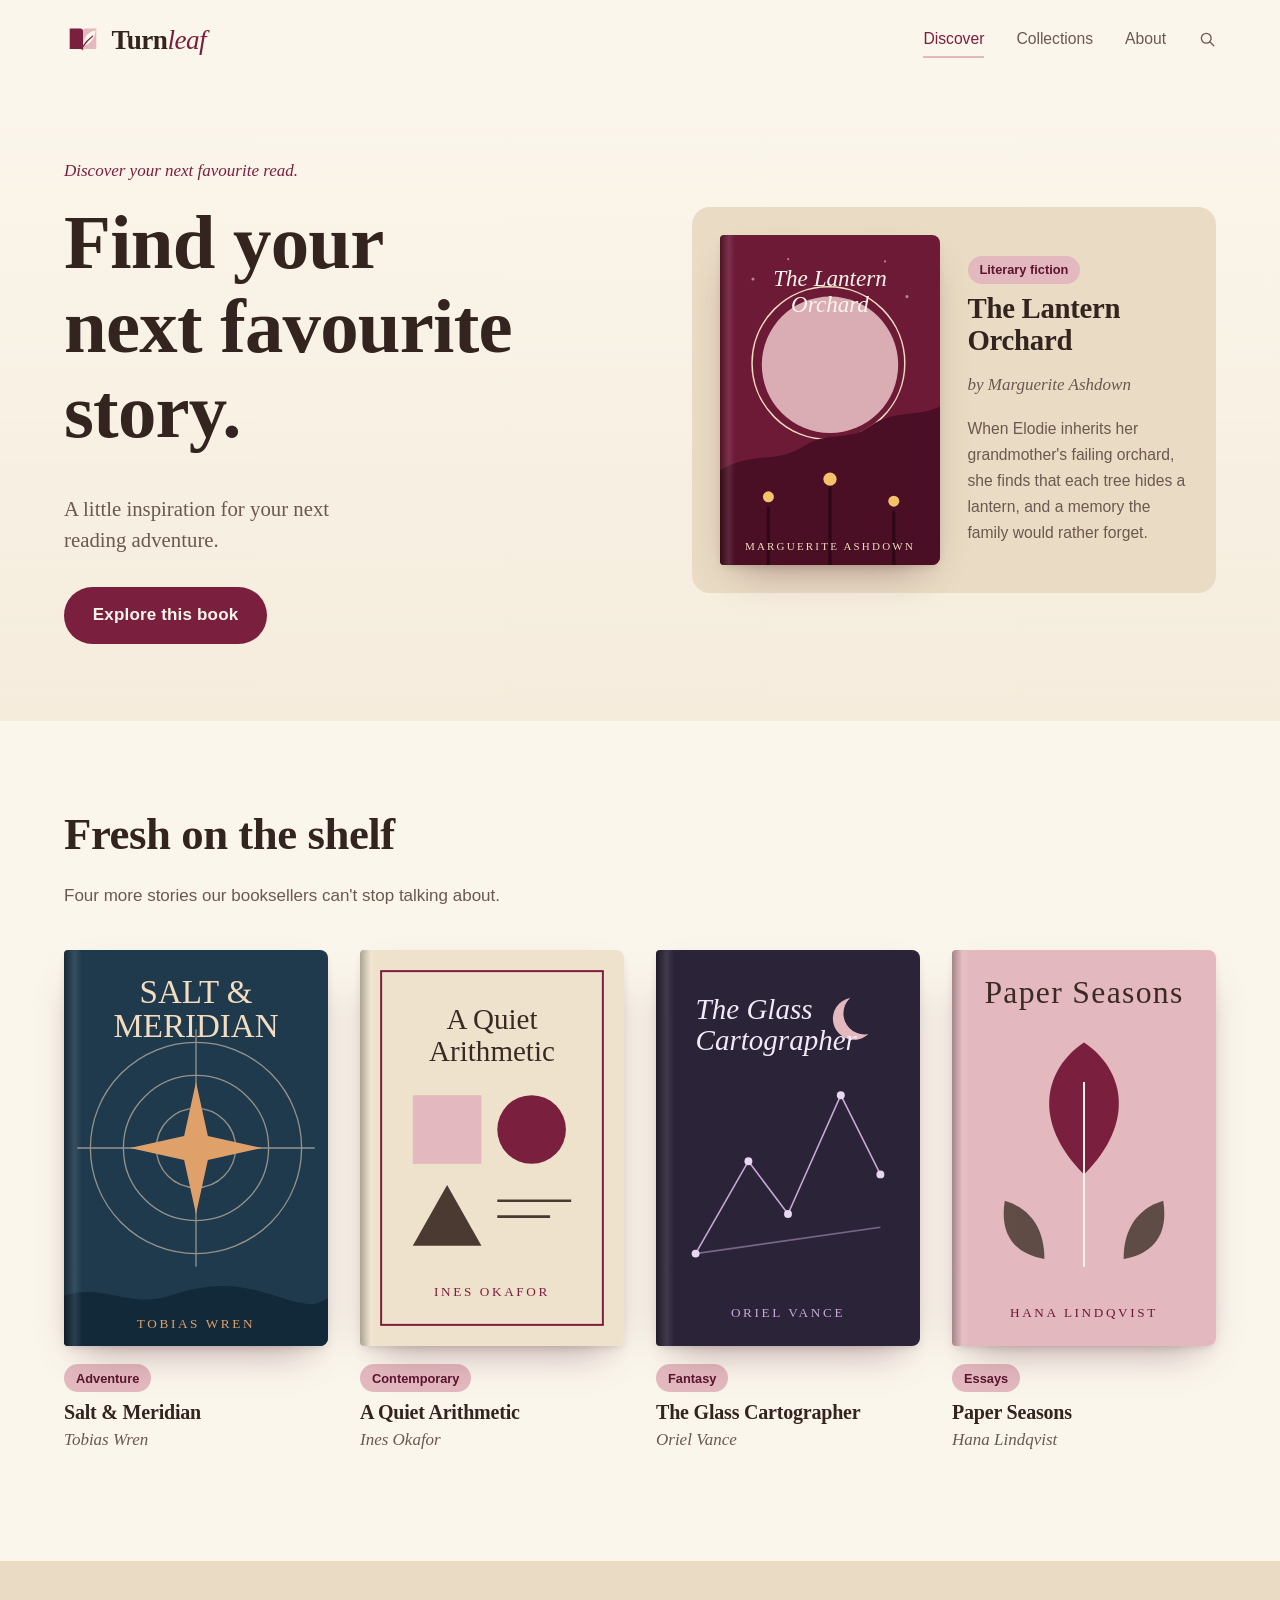
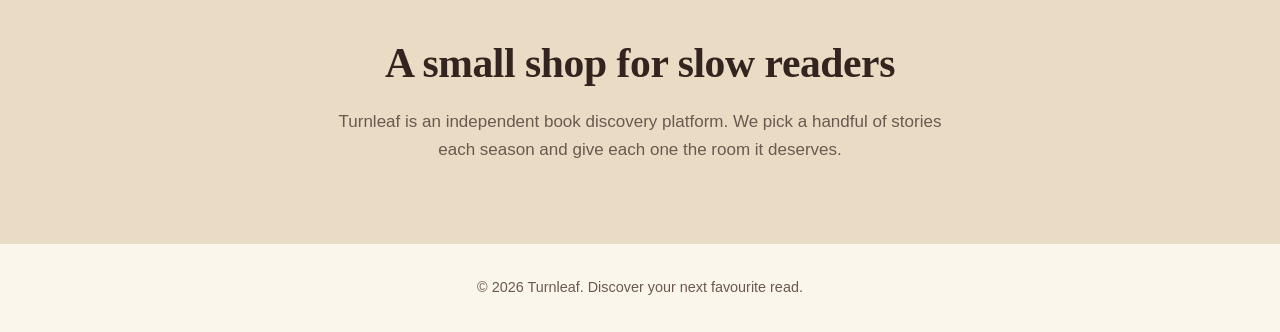
<file: index.html>
<!DOCTYPE html>
<html lang="en">
<head>
  <meta charset="UTF-8">
  <meta name="viewport" content="width=device-width, initial-scale=1">
  <title>Turnleaf – Discover your next favourite read</title>
  <meta name="description" content="Turnleaf is an independent book discovery platform. Discover your next favourite read.">
  <!-- The @view-transition rule lives in this shared stylesheet -->
  <link rel="stylesheet" href="style.css">
  <link rel="expect" href="#page-ready" blocking="render">
</head>
<body>

<header class="site-header">
  <a class="logo" href="index.html" aria-label="Turnleaf home">
    <svg class="logo-mark" viewBox="0 0 40 40" aria-hidden="true">
      <path d="M6 8h11c2.2 0 3 .8 3 3v21c0-1.6-1-2.4-3-2.4H6z" fill="#7a1f3d"/>
      <path d="M34 8H23c-2.2 0-3 .8-3 3v21c0-1.6 1-2.4 3-2.4h11z" fill="#e3b9bf"/>
      <path d="M20 27C20 17 26 11 33 10c0 8-5 14-13 17z" fill="#fbf6ec"/>
      <path d="M20 27c3-5 6-8 10-11" stroke="#7a1f3d" stroke-width="1.2" fill="none" stroke-linecap="round"/>
    </svg>
    <span class="logo-word">Turn<em>leaf</em></span>
  </a>

  <button class="menu-toggle" aria-expanded="false" aria-controls="main-nav" aria-label="Open menu">
    <span></span><span></span><span></span>
  </button>

  <nav id="main-nav" class="main-nav" aria-label="Main">
    <a href="index.html" aria-current="page">Discover</a>
    <a href="#collection">Collections</a>
    <a href="#about">About</a>
    <a class="nav-search" href="#collection" aria-label="Search the collection">
      <svg viewBox="0 0 24 24" width="18" height="18" aria-hidden="true"><circle cx="11" cy="11" r="6.5" fill="none" stroke="currentColor" stroke-width="1.8"/><path d="M16 16l5 5" stroke="currentColor" stroke-width="1.8" stroke-linecap="round"/></svg>
    </a>
  </nav>
</header>

<main>
  <!-- HERO -->
  <section class="hero">
    <div class="hero-text">
      <p class="tagline">Discover your next favourite read.</p>
      <h1>Find your next favourite story.</h1>
      <p class="lead">A little inspiration for your next reading adventure.</p>
      <a class="btn" href="book.html?book=lantern">Explore this book</a>
    </div>

    <article class="featured">

      <a class="cover book-cover" data-book="lantern" href="book.html?book=lantern" aria-label="The Lantern Orchard by Marguerite Ashdown – view details">
        <svg viewBox="0 0 200 300" role="img" aria-label="Book cover: The Lantern Orchard">
          <rect width="200" height="300" fill="#6d1a37"/>
          <circle cx="100" cy="118" r="62" fill="#e3b9bf" opacity=".92"/>
          <circle cx="100" cy="118" r="62" fill="none" stroke="#f3dcc0" stroke-width="1.2" transform="scale(1.12) translate(-12 -14)"/>
          <g fill="#4a0f24"><path d="M0 300V214c30-18 52-6 76-22 20-14 40-4 60-18 24-16 44-8 64-18v162z"/></g>
          <g stroke="#2d0816" stroke-width="3" fill="none" stroke-linecap="round"><path d="M44 300v-52M100 300v-70M158 300v-48"/></g>
          <g fill="#f3c26b"><circle cx="44" cy="238" r="5"/><circle cx="100" cy="222" r="6"/><circle cx="158" cy="242" r="5"/></g>
          <g fill="#fbf6ec" opacity=".5"><circle cx="30" cy="40" r="1.4"/><circle cx="170" cy="56" r="1.4"/><circle cx="150" cy="24" r="1"/><circle cx="62" cy="22" r="1"/></g>
          <text x="100" y="46" text-anchor="middle" font-family="Georgia, serif" font-size="21" font-style="italic" fill="#fbf6ec">The Lantern</text>
          <text x="100" y="70" text-anchor="middle" font-family="Georgia, serif" font-size="21" font-style="italic" fill="#fbf6ec">Orchard</text>
          <text x="100" y="286" text-anchor="middle" font-family="Georgia, serif" font-size="10" letter-spacing="2" fill="#f3dcc0">MARGUERITE ASHDOWN</text>
        </svg>
      </a>

      <div class="featured-info">
        <p class="chip">Literary fiction</p>
        <h2><a href="book.html?book=lantern">The Lantern Orchard</a></h2>
        <p class="author">by Marguerite Ashdown</p>
        <p>When Elodie inherits her grandmother's failing orchard, she finds that each tree hides a lantern, and a memory the family would rather forget.</p>
      </div>
    </article>
  </section>

  <!-- COLLECTION -->
  <section class="collection" id="collection" aria-labelledby="collection-title">
    <div class="section-head">
      <h2 id="collection-title">Fresh on the shelf</h2>
      <p>Four more stories our booksellers can't stop talking about.</p>
    </div>

    <ul class="grid">
      <li class="card">
        <!-- Replace the <svg> in any card with an <img> to use your own cover -->
        <a class="cover" data-book="salt" href="book.html?book=salt">
          <svg viewBox="0 0 200 300" role="img" aria-label="Book cover: Salt and Meridian">
            <rect width="200" height="300" fill="#1f3a4d"/>
            <g fill="none" stroke="#f3dcc0" stroke-width="1" opacity=".55"><circle cx="100" cy="150" r="30"/><circle cx="100" cy="150" r="55"/><circle cx="100" cy="150" r="80"/><path d="M100 60v180M10 150h180"/></g>
            <path d="M100 100l9 41 41 9-41 9-9 41-9-41-41-9 41-9z" fill="#e0a06a"/>
            <path d="M0 262c30-10 50 10 80 0s50-10 80 0 30 6 40 2v36H0z" fill="#12293a"/>
            <text x="100" y="40" text-anchor="middle" font-family="Georgia, serif" font-size="25" fill="#f3dcc0">SALT &amp;</text>
            <text x="100" y="66" text-anchor="middle" font-family="Georgia, serif" font-size="25" fill="#f3dcc0">MERIDIAN</text>
            <text x="100" y="286" text-anchor="middle" font-family="Georgia, serif" font-size="10" letter-spacing="2" fill="#e0a06a">TOBIAS WREN</text>
          </svg>
        </a>
        <p class="chip">Adventure</p>
        <h3><a href="book.html?book=salt">Salt &amp; Meridian</a></h3>
        <p class="author">Tobias Wren</p>
      </li>

      <li class="card">
        <a class="cover" data-book="arithmetic" href="book.html?book=arithmetic">
          <svg viewBox="0 0 200 300" role="img" aria-label="Book cover: A Quiet Arithmetic">
            <rect width="200" height="300" fill="#efe2cc"/>
            <rect x="16" y="16" width="168" height="268" fill="none" stroke="#7a1f3d" stroke-width="1.5"/>
            <g fill="#e3b9bf"><rect x="40" y="110" width="52" height="52"/><circle cx="130" cy="136" r="26" fill="#7a1f3d"/><path d="M40 224l26-46 26 46z" fill="#4a3a32"/></g>
            <path d="M104 190h56M104 202h40" stroke="#4a3a32" stroke-width="2"/>
            <text x="100" y="60" text-anchor="middle" font-family="Georgia, serif" font-size="22" fill="#3b2a24">A Quiet</text>
            <text x="100" y="84" text-anchor="middle" font-family="Georgia, serif" font-size="22" fill="#3b2a24">Arithmetic</text>
            <text x="100" y="262" text-anchor="middle" font-family="Georgia, serif" font-size="10" letter-spacing="2" fill="#7a1f3d">INES OKAFOR</text>
          </svg>
        </a>
        <p class="chip">Contemporary</p>
        <h3><a href="book.html?book=arithmetic">A Quiet Arithmetic</a></h3>
        <p class="author">Ines Okafor</p>
      </li>

      <li class="card">
        <a class="cover" data-book="cartographer" href="book.html?book=cartographer">
          <svg viewBox="0 0 200 300" role="img" aria-label="Book cover: The Glass Cartographer">
            <rect width="200" height="300" fill="#2b2338"/>
            <g fill="none" stroke="#c9a7d8" stroke-width="1.2"><path d="M30 230l40-70 30 40 40-90 30 60"/><path d="M30 230l140-20" opacity=".5"/></g>
            <g fill="#e8d7f0"><circle cx="30" cy="230" r="3"/><circle cx="70" cy="160" r="3"/><circle cx="100" cy="200" r="3"/><circle cx="140" cy="110" r="3"/><circle cx="170" cy="170" r="3"/></g>
            <circle cx="150" cy="52" r="16" fill="#e3b9bf"/><circle cx="158" cy="48" r="16" fill="#2b2338"/>
            <text x="30" y="52" font-family="Georgia, serif" font-size="22" font-style="italic" fill="#f3e9f7">The Glass</text>
            <text x="30" y="76" font-family="Georgia, serif" font-size="22" font-style="italic" fill="#f3e9f7">Cartographer</text>
            <text x="100" y="278" text-anchor="middle" font-family="Georgia, serif" font-size="10" letter-spacing="2" fill="#c9a7d8">ORIEL VANCE</text>
          </svg>
        </a>
        <p class="chip">Fantasy</p>
        <h3><a href="book.html?book=cartographer">The Glass Cartographer</a></h3>
        <p class="author">Oriel Vance</p>
      </li>

      <li class="card">
        <a class="cover" data-book="seasons" href="book.html?book=seasons">
          <svg viewBox="0 0 200 300" role="img" aria-label="Book cover: Paper Seasons">
            <rect width="200" height="300" fill="#e3b9bf"/>
            <g fill="#7a1f3d"><path d="M100 70c30 20 40 60 0 100-40-40-30-80 0-100z"/></g>
            <g fill="#4a3a32" opacity=".85"><path d="M40 190c20 6 30 22 30 44-24-4-34-20-30-44z"/><path d="M160 190c-20 6-30 22-30 44 24-4 34-20 30-44z"/></g>
            <path d="M100 100v140" stroke="#fbf6ec" stroke-width="1.5"/>
            <text x="100" y="40" text-anchor="middle" font-family="Georgia, serif" font-size="24" letter-spacing="1" fill="#3b2a24">Paper Seasons</text>
            <text x="100" y="278" text-anchor="middle" font-family="Georgia, serif" font-size="10" letter-spacing="2" fill="#6d1a37">HANA LINDQVIST</text>
          </svg>
        </a>
        <p class="chip">Essays</p>
        <h3><a href="book.html?book=seasons">Paper Seasons</a></h3>
        <p class="author">Hana Lindqvist</p>
      </li>
    </ul>
  </section>

  <!-- ABOUT -->
  <section class="about" id="about">
    <h2>A small shop for slow readers</h2>
    <p>Turnleaf is an independent book discovery platform. We pick a handful of stories each season and give each one the room it deserves.</p>
  </section>
</main>

<footer class="site-footer">
  <p>&copy; <span id="year">2026</span> Turnleaf. Discover your next favourite read.</p>
</footer>
<script src="script.js"></script>
<div id="page-ready" hidden></div>
</body>
</html>
</file>
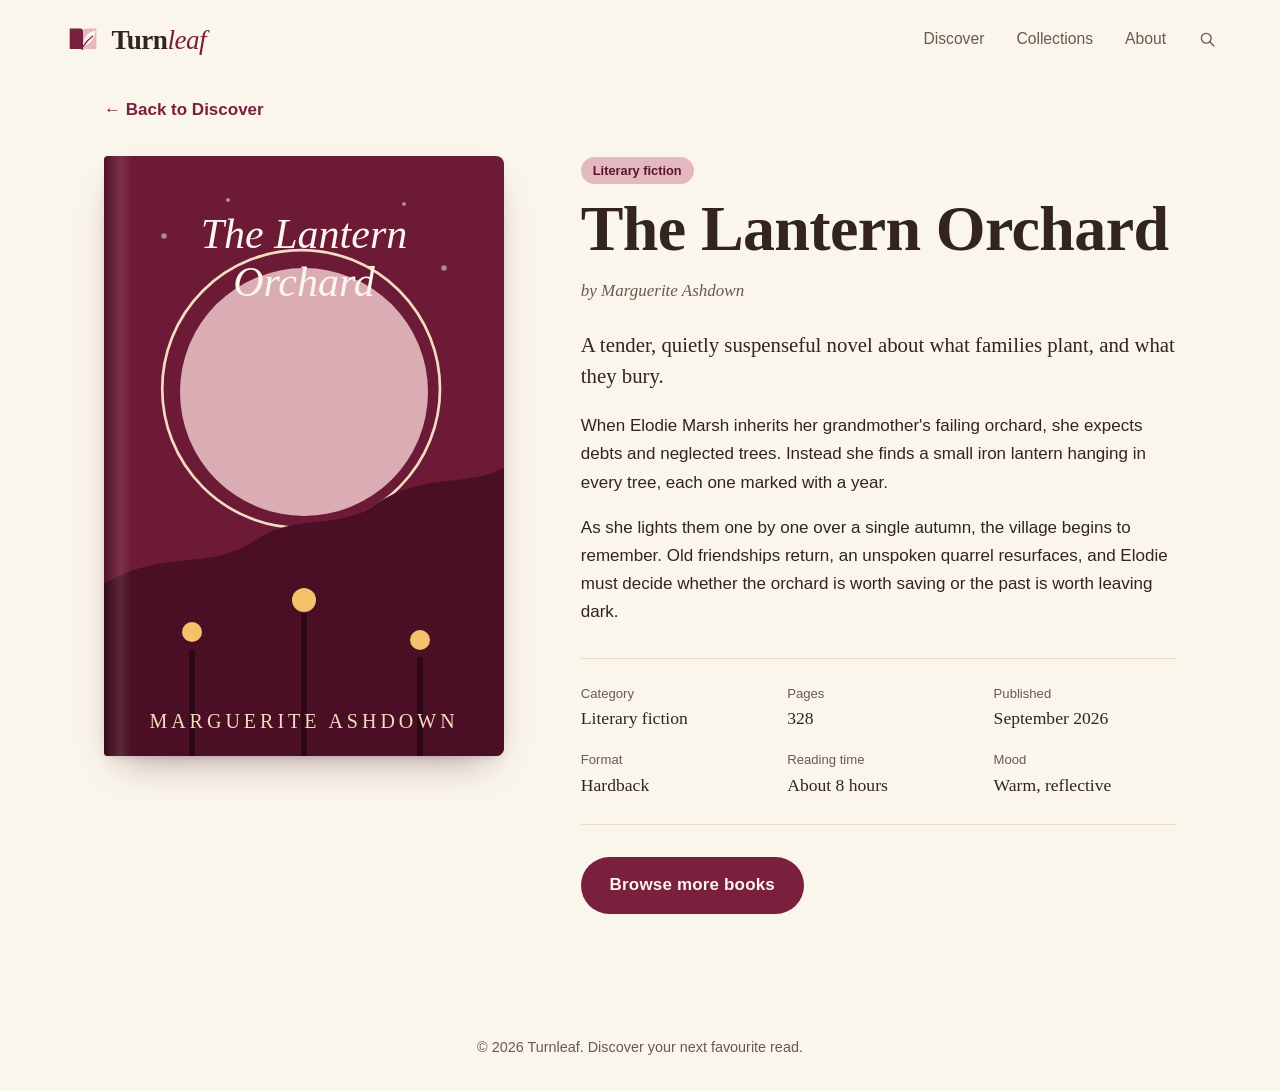
<file: book.html>
<!DOCTYPE html>
<html lang="en">
<head>
  <meta charset="UTF-8">
  <meta name="viewport" content="width=device-width, initial-scale=1">
  <title>The Lantern Orchard – Turnleaf</title>
  <meta name="description" content="The Lantern Orchard by Marguerite Ashdown, a literary novel about memory, inheritance and light.">
  <!-- Same shared stylesheet: it contains the @view-transition rule -->
  <link rel="stylesheet" href="style.css">
  <link rel="expect" href="#page-ready" blocking="render">
</head>
<body class="detail-page">

<header class="site-header">
  <a class="logo" href="index.html" aria-label="Turnleaf home">
    <svg class="logo-mark" viewBox="0 0 40 40" aria-hidden="true">
      <path d="M6 8h11c2.2 0 3 .8 3 3v21c0-1.6-1-2.4-3-2.4H6z" fill="#7a1f3d"/>
      <path d="M34 8H23c-2.2 0-3 .8-3 3v21c0-1.6 1-2.4 3-2.4h11z" fill="#e3b9bf"/>
      <path d="M20 27C20 17 26 11 33 10c0 8-5 14-13 17z" fill="#fbf6ec"/>
      <path d="M20 27c3-5 6-8 10-11" stroke="#7a1f3d" stroke-width="1.2" fill="none" stroke-linecap="round"/>
    </svg>
    <span class="logo-word">Turn<em>leaf</em></span>
  </a>

  <button class="menu-toggle" aria-expanded="false" aria-controls="main-nav" aria-label="Open menu">
    <span></span><span></span><span></span>
  </button>

  <nav id="main-nav" class="main-nav" aria-label="Main">
    <a href="index.html">Discover</a>
    <a href="index.html#collection">Collections</a>
    <a href="index.html#about">About</a>
    <a class="nav-search" href="index.html#collection" aria-label="Search the collection">
      <svg viewBox="0 0 24 24" width="18" height="18" aria-hidden="true"><circle cx="11" cy="11" r="6.5" fill="none" stroke="currentColor" stroke-width="1.8"/><path d="M16 16l5 5" stroke="currentColor" stroke-width="1.8" stroke-linecap="round"/></svg>
    </a>
  </nav>
</header>

<main class="detail">
  <a class="back" href="index.html">&larr; Back to Discover</a>

  <div class="detail-grid">
    <div class="cover book-cover" id="book-cover" data-book="lantern">
      <svg viewBox="0 0 200 300" role="img" aria-label="Book cover: The Lantern Orchard">
        <rect width="200" height="300" fill="#6d1a37"/>
        <circle cx="100" cy="118" r="62" fill="#e3b9bf" opacity=".92"/>
        <circle cx="100" cy="118" r="62" fill="none" stroke="#f3dcc0" stroke-width="1.2" transform="scale(1.12) translate(-12 -14)"/>
        <g fill="#4a0f24"><path d="M0 300V214c30-18 52-6 76-22 20-14 40-4 60-18 24-16 44-8 64-18v162z"/></g>
        <g stroke="#2d0816" stroke-width="3" fill="none" stroke-linecap="round"><path d="M44 300v-52M100 300v-70M158 300v-48"/></g>
        <g fill="#f3c26b"><circle cx="44" cy="238" r="5"/><circle cx="100" cy="222" r="6"/><circle cx="158" cy="242" r="5"/></g>
        <g fill="#fbf6ec" opacity=".5"><circle cx="30" cy="40" r="1.4"/><circle cx="170" cy="56" r="1.4"/><circle cx="150" cy="24" r="1"/><circle cx="62" cy="22" r="1"/></g>
        <text x="100" y="46" text-anchor="middle" font-family="Georgia, serif" font-size="21" font-style="italic" fill="#fbf6ec">The Lantern</text>
        <text x="100" y="70" text-anchor="middle" font-family="Georgia, serif" font-size="21" font-style="italic" fill="#fbf6ec">Orchard</text>
        <text x="100" y="286" text-anchor="middle" font-family="Georgia, serif" font-size="10" letter-spacing="2" fill="#f3dcc0">MARGUERITE ASHDOWN</text>
      </svg>
    </div>

    <article class="detail-info">
      <p class="chip" id="book-category">Literary fiction</p>
      <h1 id="book-title">The Lantern Orchard</h1>
      <p class="author" id="book-author">by Marguerite Ashdown</p>

      <p class="lead" id="book-lead">A tender, quietly suspenseful novel about what families plant, and what they bury.</p>
      <div id="book-body">
      <p>When Elodie Marsh inherits her grandmother's failing orchard, she expects debts and neglected trees. Instead she finds a small iron lantern hanging in every tree, each one marked with a year.</p>
      <p>As she lights them one by one over a single autumn, the village begins to remember. Old friendships return, an unspoken quarrel resurfaces, and Elodie must decide whether the orchard is worth saving or the past is worth leaving dark.</p>
      </div>

      <dl class="meta" id="book-meta">
        <div><dt>Category</dt><dd>Literary fiction</dd></div>
        <div><dt>Pages</dt><dd>328</dd></div>
        <div><dt>Published</dt><dd>September 2026</dd></div>
        <div><dt>Format</dt><dd>Hardback</dd></div>
        <div><dt>Reading time</dt><dd>About 8 hours</dd></div>
        <div><dt>Mood</dt><dd>Warm, reflective</dd></div>
      </dl>

      <a class="btn" href="index.html#collection">Browse more books</a>
    </article>
  </div>
</main>

<footer class="site-footer">
  <p>&copy; <span id="year">2026</span> Turnleaf. Discover your next favourite read.</p>
</footer>

<script src="script.js"></script>
<div id="page-ready" hidden></div>
</body>
</html>
</file>
<file: style.css>
/* CROSS-DOCUMENT VIEW TRANSITION OPT-IN
   Why this rule is needed: by default, clicking a link between two separate
   HTML documents is an instant page swap. This at-rule tells the browser that
   navigations between same-origin pages should be animated. Because BOTH
   index.html and book.html load this stylesheet, BOTH pages opt in (the
   outgoing page and the incoming page must both allow it).
   No JavaScript is required to start the transition. */
@view-transition {
  navigation: auto;
}

/* VIEW TRANSITION ANIMATION
   While the transition runs the browser builds pseudo-elements:
     ::view-transition-group(NAME)  moves and resizes between the old and new position
     ::view-transition-old(NAME)    snapshot of the cover on the old page
     ::view-transition-new(NAME)    live image of the cover on the new page
   Each book's group is customised below (duration, easing, rounded corners).
   object-fit: cover stops the snapshots from stretching while the size changes. */
::view-transition-group(book-lantern),
::view-transition-group(book-salt),
::view-transition-group(book-arithmetic),
::view-transition-group(book-cartographer),
::view-transition-group(book-seasons) {
  animation-duration: 0.7s;
  animation-timing-function: cubic-bezier(0.22, 0.8, 0.24, 1);
  border-radius: 4px 8px 8px 4px;
  overflow: clip;
}

::view-transition-old(book-lantern),
::view-transition-old(book-salt),
::view-transition-old(book-arithmetic),
::view-transition-old(book-cartographer),
::view-transition-old(book-seasons),
::view-transition-new(book-lantern),
::view-transition-new(book-salt),
::view-transition-new(book-arithmetic),
::view-transition-new(book-cartographer),
::view-transition-new(book-seasons) {
  width: 100%;
  height: 100%;
  object-fit: cover;
}

/* Softer cross-fade for the rest of the page */
::view-transition-old(root) { animation: 0.3s ease both turn-out; }
::view-transition-new(root) { animation: 0.45s ease 0.1s both turn-in; }
@keyframes turn-out { to   { opacity: 0; } }
@keyframes turn-in  { from { opacity: 0; } }

/* REDUCED MOTION ACCESSIBILITY
   Users who ask their operating system to reduce motion get no animation:
   navigation: none switches the transition off for this page. Links still work
   normally, the page just changes instantly. Hover transitions are removed too. */
@media (prefers-reduced-motion: reduce) {
  @view-transition { navigation: none; }
  html { scroll-behavior: auto !important; }
  * { transition: none !important; }
}

/* ---------- 2. DESIGN TOKENS ---------- */
:root {
  --cream: #fbf6ec;
  --ivory: #f5ecdc;
  --beige: #eadcc4;
  --ink: #33241f;
  --ink-soft: #6b5850;
  --burgundy: #7a1f3d;
  --burgundy-dark: #5c1530;
  --pink: #e3b9bf;
  --serif: "Iowan Old Style", "Palatino Linotype", Palatino, Georgia, serif;
  --sans: "Avenir Next", "Segoe UI", "Helvetica Neue", Arial, sans-serif;
  --radius: 10px;
  --shadow: 0 18px 40px -18px rgba(74, 15, 36, 0.45), 0 4px 10px -4px rgba(51, 36, 31, 0.2);
}

/* ---------- 3. BASE ---------- */
*, *::before, *::after { box-sizing: border-box; }
html { scroll-behavior: smooth; }
body {
  margin: 0;
  background: var(--cream);
  color: var(--ink);
  font-family: var(--sans);
  line-height: 1.65;
  font-size: 1.0625rem;
}
img, svg { display: block; max-width: 100%; }
h1, h2, h3 { font-family: var(--serif); font-weight: 600; line-height: 1.1; margin: 0 0 .5em; letter-spacing: -0.01em; }
p { margin: 0 0 1em; }
a { color: inherit; }
:focus-visible { outline: 3px solid var(--burgundy); outline-offset: 3px; border-radius: 4px; }

/* ---------- 4. HEADER & LOGO ---------- */
.site-header {
  display: flex; align-items: center; justify-content: space-between;
  padding: 1.1rem clamp(1.25rem, 5vw, 4rem);
  position: relative;
}
.logo { display: flex; align-items: center; gap: .6rem; text-decoration: none; }
.logo-mark { width: 38px; height: 38px; }
.logo-word { font-family: var(--serif); font-size: 1.7rem; font-weight: 600; letter-spacing: -0.02em; color: var(--ink); }
.logo-word em { color: var(--burgundy); font-style: italic; font-weight: 500; }

.main-nav { display: flex; align-items: center; gap: 2rem; }
.main-nav a { text-decoration: none; font-size: .98rem; color: var(--ink-soft); padding: .25rem 0; border-bottom: 2px solid transparent; transition: color .2s, border-color .2s; }
.main-nav a:hover, .main-nav a[aria-current="page"] { color: var(--burgundy); border-color: var(--pink); }
.nav-search { display: flex; }

.menu-toggle { display: none; background: none; border: 0; padding: .6rem; cursor: pointer; }
.menu-toggle span { display: block; width: 24px; height: 2px; background: var(--ink); margin: 5px 0; transition: transform .25s, opacity .25s; }
.menu-toggle[aria-expanded="true"] span:nth-child(1) { transform: translateY(7px) rotate(45deg); }
.menu-toggle[aria-expanded="true"] span:nth-child(2) { opacity: 0; }
.menu-toggle[aria-expanded="true"] span:nth-child(3) { transform: translateY(-7px) rotate(-45deg); }

/* ---------- 5. BUTTONS & SMALL PARTS ---------- */
.btn {
  display: inline-block; text-decoration: none;
  background: var(--burgundy); color: var(--cream);
  padding: .9rem 1.8rem; border-radius: 999px;
  font-weight: 600; letter-spacing: .01em;
  transition: background-color 0.2s ease, transform 0.2s ease;
}
.btn:hover { background: var(--burgundy-dark); transform: translateY(-2px); }
.chip {
  display: inline-block; margin: 0 0 .6rem;
  background: var(--pink); color: var(--burgundy-dark);
  font-size: .8rem; font-weight: 600; padding: .2rem .75rem; border-radius: 999px;
}
.author { color: var(--ink-soft); font-style: italic; font-family: var(--serif); }
.lead { font-family: var(--serif); font-size: 1.3rem; line-height: 1.5; color: var(--ink); }

/* ---------- 6. BOOK COVERS ----------
   Every cover is a 2:3 box. Put an <svg> OR an <img> inside it. */
.cover {
  display: block;
  aspect-ratio: 2 / 3;
  border-radius: 4px 8px 8px 4px;
  overflow: hidden;
  box-shadow: var(--shadow);
  position: relative;
}
.cover svg, .cover img { width: 100%; height: 100%; object-fit: cover; }
/* spine highlight, like a real hardback */
.cover::after {
  content: ""; position: absolute; inset: 0 auto 0 0; width: 7%;
  background: linear-gradient(90deg, rgba(0,0,0,.28), rgba(255,255,255,.1) 60%, transparent);
  pointer-events: none;
}

/* ---------- 7. HOMEPAGE ---------- */
.hero {
  display: grid; grid-template-columns: 1.05fr 1fr; align-items: center; gap: clamp(2rem, 6vw, 5rem);
  padding: clamp(2rem, 6vw, 5rem) clamp(1.25rem, 5vw, 4rem);
  background: linear-gradient(180deg, var(--cream), var(--ivory));
}
.tagline { font-family: var(--serif); font-style: italic; color: var(--burgundy); margin-bottom: 1rem; }
.hero h1 { font-size: clamp(2.8rem, 6vw, 5rem); max-width: 12ch; }
.hero .lead { max-width: 30ch; margin-bottom: 2rem; color: var(--ink-soft); }

.featured { display: grid; grid-template-columns: minmax(150px, 220px) 1fr; gap: 1.75rem; align-items: center; background: var(--beige); padding: 1.75rem; border-radius: 18px; }
.featured .cover { transition: transform .3s; }
.featured .cover:hover { transform: rotate(-1.5deg) translateY(-4px); }
.featured-info h2 { font-size: 1.8rem; }
.featured-info p:last-child { font-size: .98rem; color: var(--ink-soft); margin: 0; }

.collection { padding: clamp(3rem, 7vw, 6rem) clamp(1.25rem, 5vw, 4rem); }
.section-head { max-width: 40rem; margin-bottom: 2.5rem; }
.section-head h2 { font-size: clamp(2rem, 4vw, 2.8rem); }
.section-head p { color: var(--ink-soft); }
.grid { list-style: none; margin: 0; padding: 0; display: grid; grid-template-columns: repeat(4, 1fr); gap: 2rem; }
.card h3 { font-size: 1.25rem; margin-bottom: .15em; }
.card h3 a, .featured-info h2 a { color: inherit; text-decoration: none; transition: color 0.2s ease; }
.card h3 a:hover, .featured-info h2 a:hover { color: var(--burgundy); }
.card .cover { margin-bottom: 1.1rem; transition: transform .3s; }
.card:hover .cover { transform: translateY(-6px); }

.about { background: var(--beige); text-align: center; padding: clamp(3rem, 7vw, 5rem) 1.5rem; }
.about h2 { font-size: clamp(1.8rem, 4vw, 2.6rem); }
.about p { max-width: 38rem; margin: 0 auto; color: var(--ink-soft); }

.site-footer { text-align: center; padding: 2rem 1rem; font-size: .9rem; color: var(--ink-soft); }
.site-footer p { margin: 0; }

/* ---------- 8. BOOK DETAIL PAGE ---------- */
.detail { padding: 1rem clamp(1.25rem, 5vw, 4rem) clamp(3rem, 7vw, 6rem); max-width: 1200px; margin: 0 auto; }
.back { display: inline-block; text-decoration: none; color: var(--burgundy); font-weight: 600; margin-bottom: 2rem; }
.back:hover { text-decoration: underline; }
.detail-grid { display: grid; grid-template-columns: minmax(240px, 400px) 1fr; gap: clamp(2rem, 6vw, 5rem); align-items: start; }
.detail-info h1 { font-size: clamp(2.5rem, 5vw, 4rem); margin-bottom: .2em; }
.detail-info .lead { margin-top: 1.5rem; }
.meta { display: grid; grid-template-columns: repeat(3, 1fr); gap: 1rem 1.5rem; margin: 2rem 0; padding: 1.5rem 0; border-block: 1px solid var(--beige); }
.meta dt { font-size: .82rem; color: var(--ink-soft); }
.meta dd { margin: 0; font-family: var(--serif); font-size: 1.1rem; }

/* ---------- 9. RESPONSIVE ---------- */
@media (max-width: 960px) {
  .hero { grid-template-columns: 1fr; }
  .grid { grid-template-columns: repeat(2, 1fr); }
}
@media (max-width: 720px) {
  .menu-toggle { display: block; }
  .main-nav {
    display: none; position: absolute; top: 100%; left: 0; right: 0; z-index: 10;
    flex-direction: column; align-items: flex-start; gap: 1rem;
    background: var(--ivory); padding: 1.25rem; box-shadow: var(--shadow);
  }
  .main-nav.open { display: flex; }
  .featured { grid-template-columns: 1fr; justify-items: center; text-align: center; }
  .featured .cover { width: 200px; }
  .detail-grid { grid-template-columns: 1fr; justify-items: center; }
  .detail-grid .cover { width: min(300px, 80%); }
  .detail-info { justify-self: stretch; }
  .meta { grid-template-columns: repeat(2, 1fr); }
}
@media (max-width: 460px) {
  .grid { grid-template-columns: 1fr 1fr; gap: 1rem; }
  .card h3 { font-size: 1.05rem; }
}
</file>
